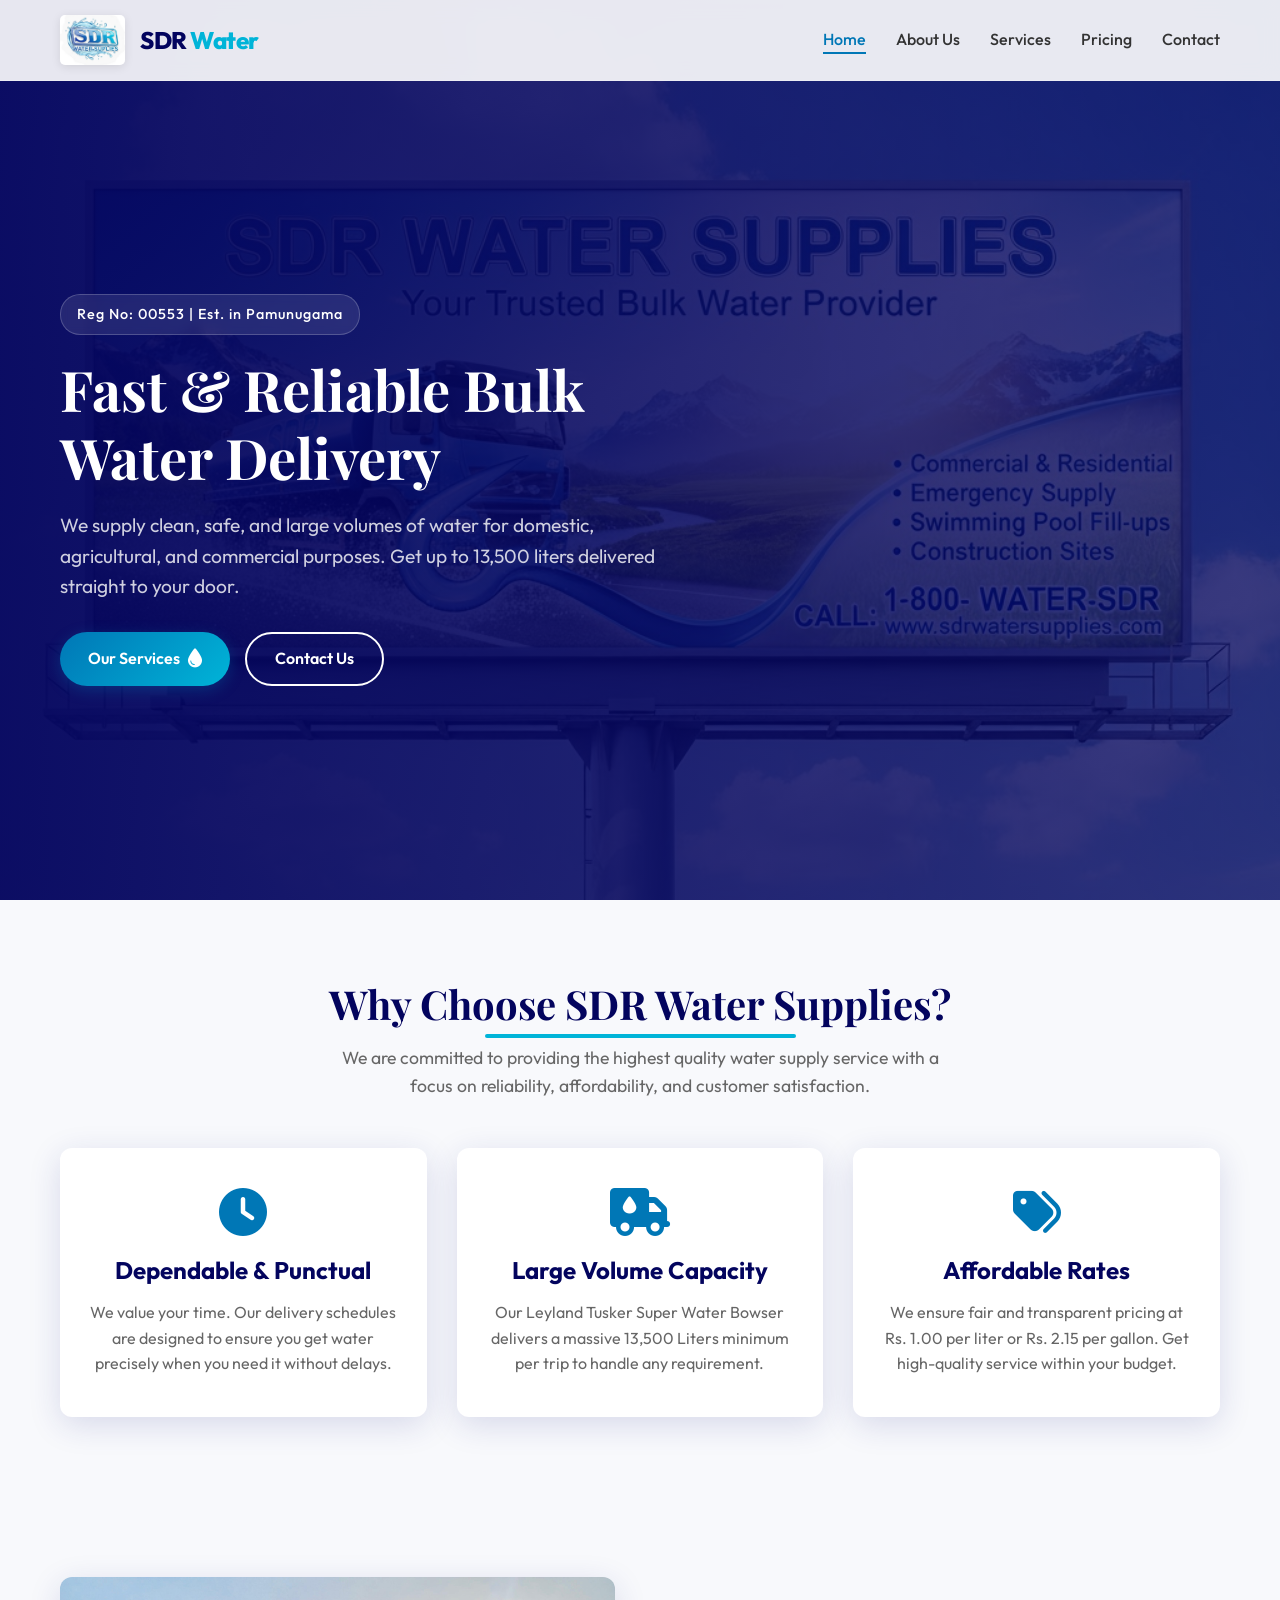
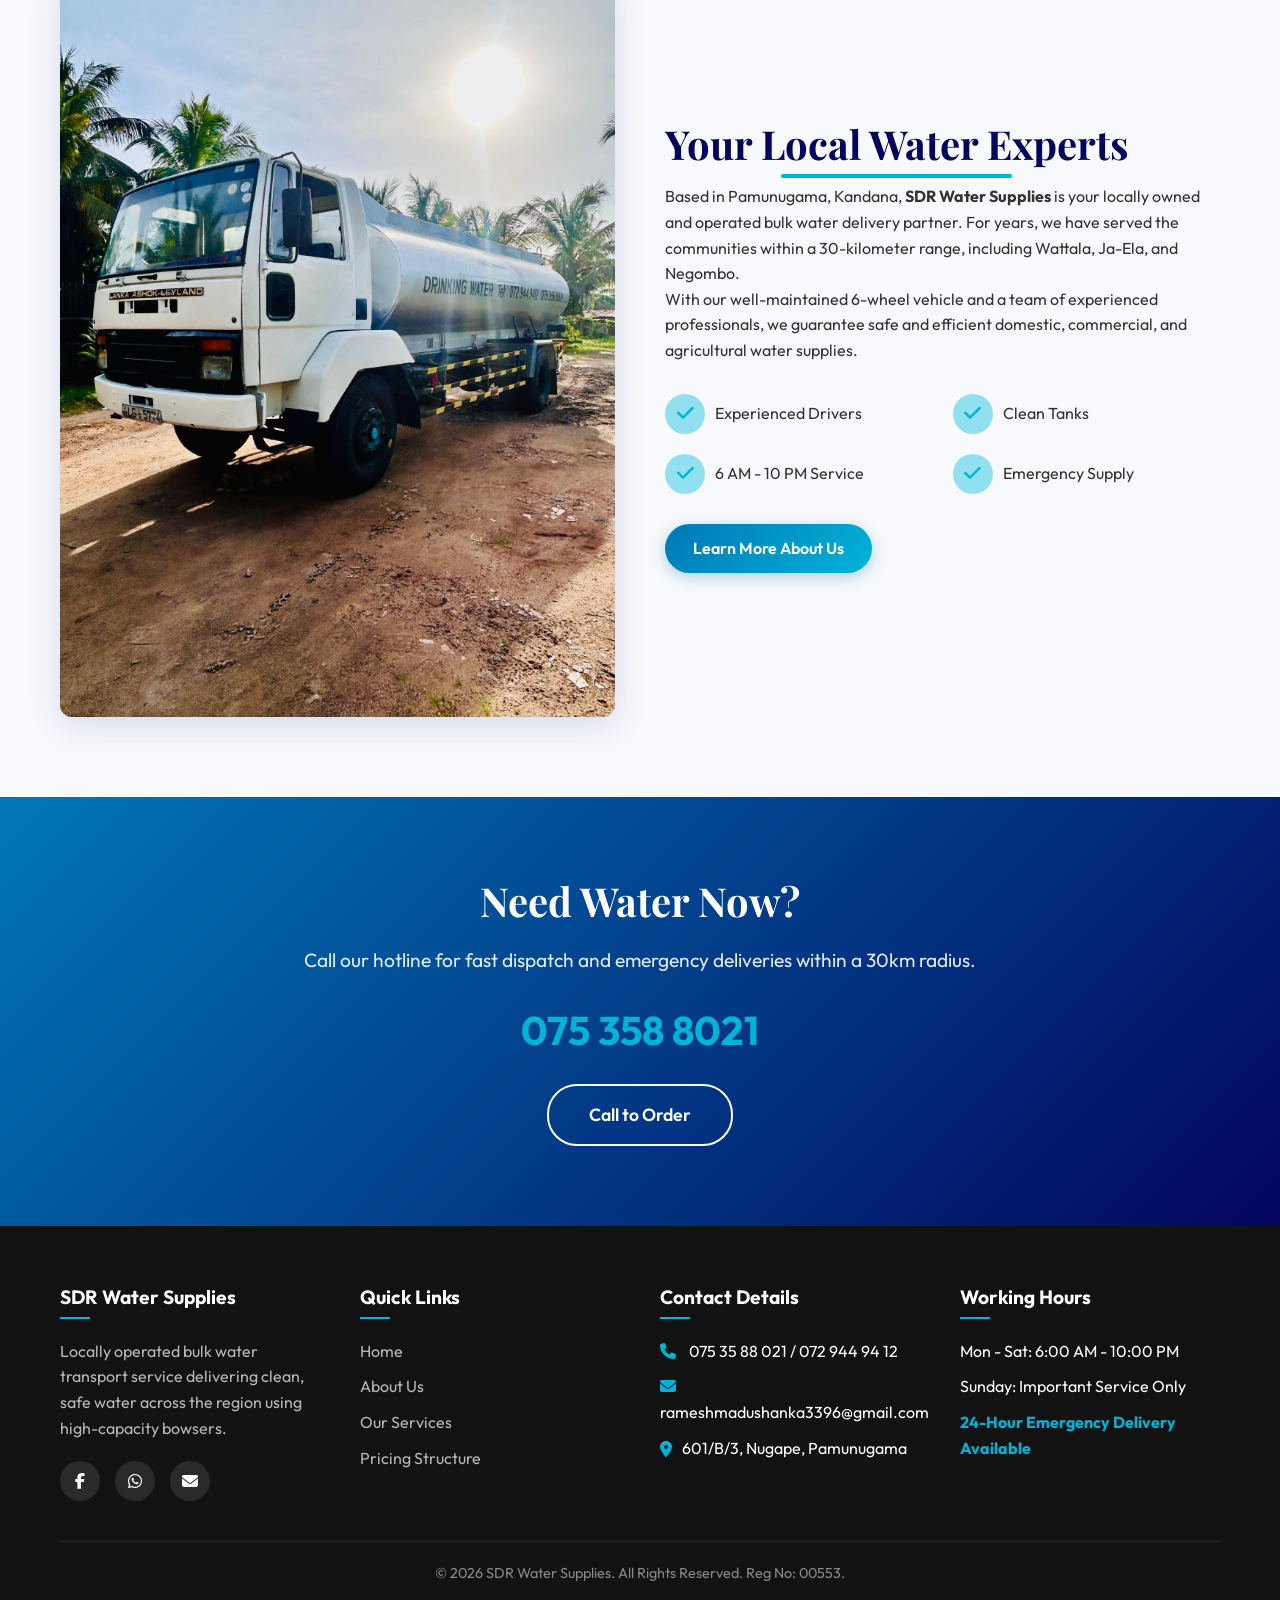
<file: index.html>
<!DOCTYPE html>
<html lang="en">
<head>
    <meta charset="UTF-8">
    <meta name="viewport" content="width=device-width, initial-scale=1.0">
    <title>SDR Water Supplies | Your Trusted Bulk Water Provider</title>
    <meta name="description" content="Dependable and punctual bulk water delivery service in Pamunugama, Wattala, Ja-Ela, and Negombo. We deliver minimum 13,500 liters cleanly and safely.">
    <!-- CSS link -->
    <link rel="stylesheet" href="assets/css/style.css">
    <!-- Font Awesome -->
    <link rel="stylesheet" href="https://cdnjs.cloudflare.com/ajax/libs/font-awesome/6.4.0/css/all.min.css">
</head>
<body>

    <!-- Header / Nav -->
    <header>
        <div class="container nav-container">
            <a href="index.html" class="logo">
                <img src="assets/images/logo sdr.jpeg" alt="SDR Water Supplies Logo">
                <div class="logo-text">SDR <span>Water</span></div>
            </a>
            <nav>
                <ul class="nav-links">
                    <li><a href="index.html" class="active">Home</a></li>
                    <li><a href="about.html">About Us</a></li>
                    <li><a href="services.html">Services</a></li>
                    <li><a href="pricing.html">Pricing</a></li>
                    <li><a href="contact.html">Contact</a></li>
                </ul>
            </nav>
            <a href="tel:0753588021" class="btn btn-outline" style="display: none;">Call Now <i class="fa-solid fa-phone btn-icon"></i></a>
            <div class="mobile-menu-btn">
                <i class="fa-solid fa-bars"></i>
            </div>
        </div>
    </header>

    <!-- Hero Section -->
    <section class="hero">
        <img src="assets/images/banner sam 3.jpg" alt="SDR Water Bowser" class="hero-bg">
        <div class="hero-overlay"></div>
        <div class="container">
            <div class="hero-content">
                <span class="badge">Reg No: 00553 | Est. in Pamunugama</span>
                <h1 class="title-font">Fast & Reliable Bulk Water Delivery</h1>
                <p>We supply clean, safe, and large volumes of water for domestic, agricultural, and commercial purposes. Get up to 13,500 liters delivered straight to your door.</p>
                <div class="hero-btns">
                    <a href="services.html" class="btn btn-primary">Our Services <i class="fa-solid fa-droplet btn-icon"></i></a>
                    <a href="contact.html" class="btn btn-outline" style="color: white; border-color: white;">Contact Us</a>
                </div>
            </div>
        </div>
    </section>

    <!-- Why Choose Us / Features -->
    <section class="section bg-light">
        <div class="container">
            <div class="text-center">
                <h2 class="section-title title-font">Why Choose SDR Water Supplies?</h2>
                <p class="section-subtitle">We are committed to providing the highest quality water supply service with a focus on reliability, affordability, and customer satisfaction.</p>
            </div>
            
            <div class="services-grid">
                <!-- Feature 1 -->
                <div class="service-card text-center">
                    <i class="fa-solid fa-clock service-icon"></i>
                    <h3>Dependable & Punctual</h3>
                    <p>We value your time. Our delivery schedules are designed to ensure you get water precisely when you need it without delays.</p>
                </div>
                <!-- Feature 2 -->
                <div class="service-card text-center">
                    <i class="fa-solid fa-truck-droplet service-icon"></i>
                    <h3>Large Volume Capacity</h3>
                    <p>Our Leyland Tusker Super Water Bowser delivers a massive 13,500 Liters minimum per trip to handle any requirement.</p>
                </div>
                <!-- Feature 3 -->
                <div class="service-card text-center">
                    <i class="fa-solid fa-tags service-icon"></i>
                    <h3>Affordable Rates</h3>
                    <p>We ensure fair and transparent pricing at Rs. 1.00 per liter or Rs. 2.15 per gallon. Get high-quality service within your budget.</p>
                </div>
            </div>
        </div>
    </section>

    <!-- Quick About Snippet -->
    <section class="section">
        <div class="container about-wrapper">
            <div class="about-img">
                <img src="assets/images/IMG-20250702-WA0006.jpg" alt="SDR Water Delivery Trucks">
            </div>
            <div class="about-content">
                <h2 class="section-title title-font">Your Local Water Experts</h2>
                <p>Based in Pamunugama, Kandana, <strong>SDR Water Supplies</strong> is your locally owned and operated bulk water delivery partner. For years, we have served the communities within a 30-kilometer range, including Wattala, Ja-Ela, and Negombo.</p>
                <p>With our well-maintained 6-wheel vehicle and a team of experienced professionals, we guarantee safe and efficient domestic, commercial, and agricultural water supplies.</p>
                
                <div class="about-features">
                    <div class="feature-item">
                        <i class="fa-solid fa-check"></i>
                        <span>Experienced Drivers</span>
                    </div>
                    <div class="feature-item">
                        <i class="fa-solid fa-check"></i>
                        <span>Clean Tanks</span>
                    </div>
                    <div class="feature-item">
                        <i class="fa-solid fa-check"></i>
                        <span>6 AM - 10 PM Service</span>
                    </div>
                    <div class="feature-item">
                        <i class="fa-solid fa-check"></i>
                        <span>Emergency Supply</span>
                    </div>
                </div>
                
                <div style="margin-top: 30px;">
                    <a href="about.html" class="btn btn-primary">Learn More About Us</a>
                </div>
            </div>
        </div>
    </section>

    <!-- Call to action -->
    <section class="section" style="background: linear-gradient(135deg, var(--primary), var(--secondary)); color: white; text-align: center;">
        <div class="container">
            <h2 class="title-font" style="color: white; font-size: 2.5rem; margin-bottom: 20px;">Need Water Now?</h2>
            <p style="font-size: 1.2rem; margin-bottom: 30px; opacity: 0.9;">Call our hotline for fast dispatch and emergency deliveries within a 30km radius.</p>
            <h3 style="color: var(--accent); font-size: 2.5rem; margin-bottom: 30px;">075 358 8021</h3>
            <a href="tel:0753588021" class="btn btn-outline" style="color: white; border-color: white; font-size: 1.1rem; padding: 15px 40px;">Call to Order</a>
        </div>
    </section>

    <!-- Footer -->
    <footer>
        <div class="container">
            <div class="footer-top">
                <div class="footer-col">
                    <h4>SDR Water Supplies</h4>
                    <p>Locally operated bulk water transport service delivering clean, safe water across the region using high-capacity bowsers.</p>
                    <div class="social-links">
                        <a href="#"><i class="fa-brands fa-facebook-f"></i></a>
                        <a href="#"><i class="fa-brands fa-whatsapp"></i></a>
                        <a href="#"><i class="fa-solid fa-envelope"></i></a>
                    </div>
                </div>
                <div class="footer-col">
                    <h4>Quick Links</h4>
                    <ul class="footer-links">
                        <li><a href="index.html">Home</a></li>
                        <li><a href="about.html">About Us</a></li>
                        <li><a href="services.html">Our Services</a></li>
                        <li><a href="pricing.html">Pricing Structure</a></li>
                    </ul>
                </div>
                <div class="footer-col">
                    <h4>Contact Details</h4>
                    <ul class="footer-links">
                        <li><i class="fa-solid fa-phone" style="color: var(--accent); margin-right: 10px;"></i> 075 35 88 021 / 072 944 94 12</li>
                        <li><i class="fa-solid fa-envelope" style="color: var(--accent); margin-right: 10px;"></i> rameshmadushanka3396@gmail.com</li>
                        <li style="display:flex; align-items:flex-start;"><i class="fa-solid fa-location-dot" style="color: var(--accent); margin-right: 10px; margin-top: 5px;"></i> 601/B/3, Nugape, Pamunugama</li>
                    </ul>
                </div>
                <div class="footer-col">
                    <h4>Working Hours</h4>
                    <ul class="footer-links">
                        <li>Mon - Sat: 6:00 AM - 10:00 PM</li>
                        <li>Sunday: Important Service Only</li>
                        <li><strong style="color: var(--accent);">24-Hour Emergency Delivery Available</strong></li>
                    </ul>
                </div>
            </div>
            <div class="footer-bottom">
                <p>&copy; 2026 SDR Water Supplies. All Rights Reserved. Reg No: 00553.</p>
            </div>
        </div>
    </footer>

    <!-- JS script -->
    <script src="assets/js/script.js"></script>
</body>
</html>
</file>
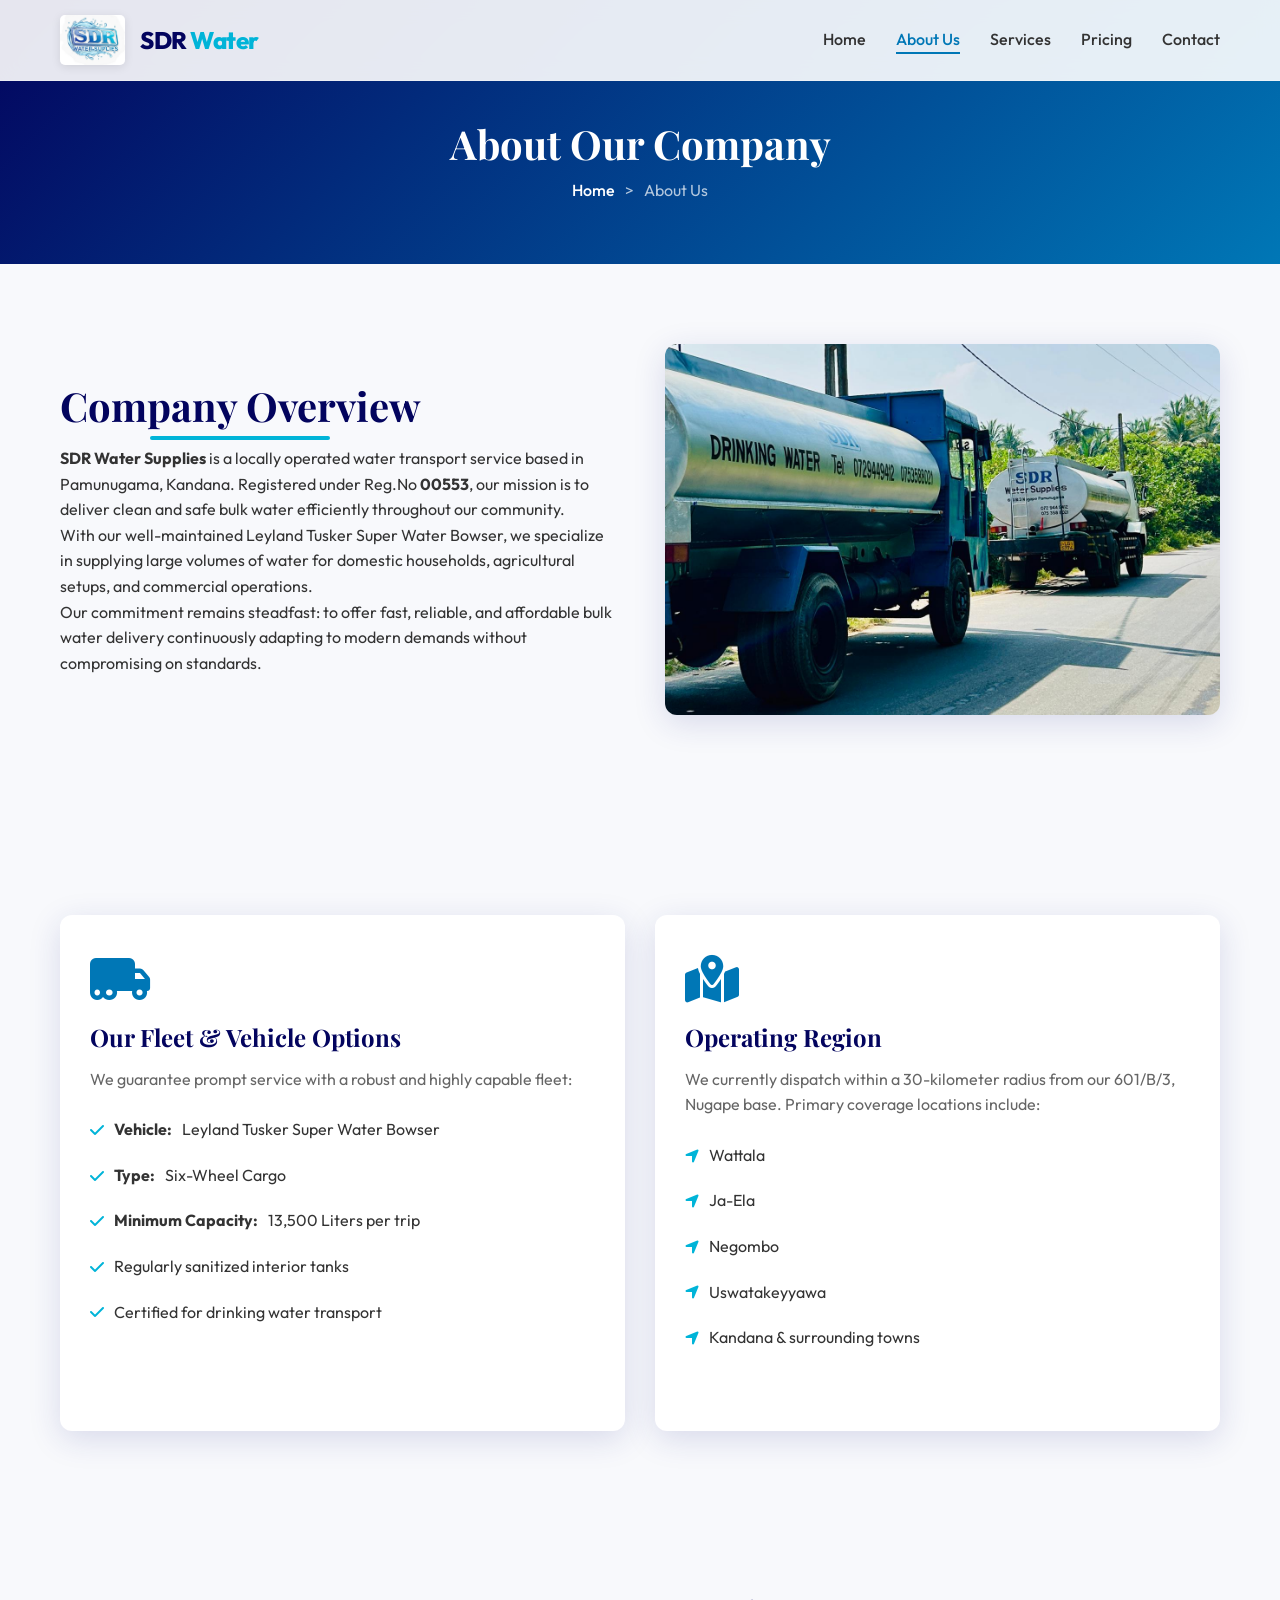
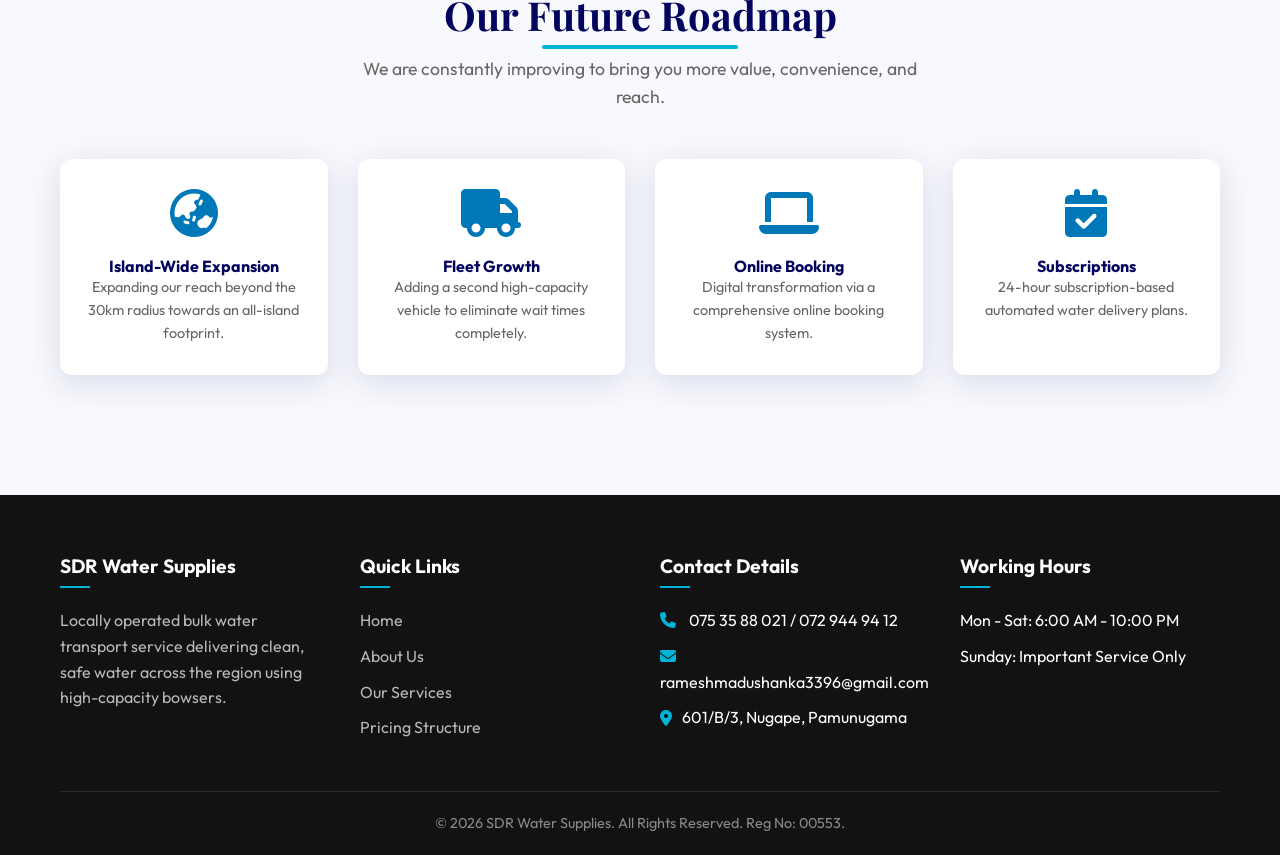
<file: about.html>
<!DOCTYPE html>
<html lang="en">

<head>
    <meta charset="UTF-8">
    <meta name="viewport" content="width=device-width, initial-scale=1.0">
    <title>About Us | SDR Water Supplies</title>
    <meta name="description"
        content="Learn about SDR Water Supplies, a locally operated bulk water transport service in Pamunugama, Sri Lanka. Our well-maintained vehicle delivers safe water safely.">
    <!-- CSS link -->
    <link rel="stylesheet" href="assets/css/style.css">
    <!-- Font Awesome -->
    <link rel="stylesheet" href="https://cdnjs.cloudflare.com/ajax/libs/font-awesome/6.4.0/css/all.min.css">
</head>

<body>

    <!-- Header / Nav -->
    <header>
        <div class="container nav-container">
            <a href="index.html" class="logo">
                <img src="assets/images/logo sdr.jpeg" alt="SDR Water Supplies Logo">
                <div class="logo-text">SDR <span>Water</span></div>
            </a>
            <nav>
                <ul class="nav-links">
                    <li><a href="index.html">Home</a></li>
                    <li><a href="about.html" class="active">About Us</a></li>
                    <li><a href="services.html">Services</a></li>
                    <li><a href="pricing.html">Pricing</a></li>
                    <li><a href="contact.html">Contact</a></li>
                </ul>
            </nav>
            <div class="mobile-menu-btn">
                <i class="fa-solid fa-bars"></i>
            </div>
        </div>
    </header>

    <!-- Page Header -->
    <div class="page-header">
        <div class="container">
            <h1 class="title-font">About Our Company</h1>
            <div class="breadcrumb">
                <a href="index.html">Home</a> &gt; <span>About Us</span>
            </div>
        </div>
    </div>

    <!-- Company Overview -->
    <section class="section bg-light">
        <div class="container about-wrapper">
            <div class="about-content">
                <h2 class="section-title title-font">Company Overview</h2>
                <p><strong>SDR Water Supplies</strong> is a locally operated water transport service based in
                    Pamunugama, Kandana. Registered under Reg.No <strong>00553</strong>, our mission is to deliver clean
                    and safe bulk water efficiently throughout our community.</p>
                <p>With our well-maintained Leyland Tusker Super Water Bowser, we specialize in supplying large volumes
                    of water for domestic households, agricultural setups, and commercial operations.</p>
                <p>Our commitment remains steadfast: to offer fast, reliable, and affordable bulk water delivery
                    continuously adapting to modern demands without compromising on standards.</p>
            </div>
            <div class="about-img">
                <img src="assets/images/IMG-20250702-WA0004.jpg" alt="SDR Company Overview">
            </div>
        </div>
    </section>

    <!-- Fleet & Operating Region -->
    <section class="section">
        <div class="container">
            <div class="services-grid" style="grid-template-columns: 1fr 1fr;">

                <!-- Vehicle Details -->
                <div class="service-card" style="text-align: left;">
                    <i class="fa-solid fa-truck-moving service-icon"></i>
                    <h3 class="title-font">Our Fleet & Vehicle Options</h3>
                    <p style="margin-bottom: 15px;">We guarantee prompt service with a robust and highly capable fleet:
                    </p>
                    <ul class="pricing-features">
                        <li><i class="fa-solid fa-check"></i> <strong>Vehicle:</strong> Leyland Tusker Super Water
                            Bowser</li>
                        <li><i class="fa-solid fa-check"></i> <strong>Type:</strong> Six-Wheel Cargo</li>
                        <li><i class="fa-solid fa-check"></i> <strong>Minimum Capacity:</strong> 13,500 Liters per trip
                        </li>
                        <li><i class="fa-solid fa-check"></i> Regularly sanitized interior tanks</li>
                        <li><i class="fa-solid fa-check"></i> Certified for drinking water transport</li>
                    </ul>
                </div>

                <!-- Operating Region -->
                <div class="service-card" style="text-align: left;">
                    <i class="fa-solid fa-map-location-dot service-icon"></i>
                    <h3 class="title-font">Operating Region</h3>
                    <p style="margin-bottom: 15px;">We currently dispatch within a 30-kilometer radius from our 601/B/3,
                        Nugape base. Primary coverage locations include:</p>
                    <ul class="pricing-features">
                        <li><i class="fa-solid fa-location-arrow"></i> Wattala</li>
                        <li><i class="fa-solid fa-location-arrow"></i> Ja-Ela</li>
                        <li><i class="fa-solid fa-location-arrow"></i> Negombo</li>
                        <li><i class="fa-solid fa-location-arrow"></i> Uswatakeyyawa</li>
                        <li><i class="fa-solid fa-location-arrow"></i> Kandana & surrounding towns</li>
                    </ul>
                </div>

            </div>
        </div>
    </section>

    <!-- Future Plans -->
    <section class="section bg-light" style="padding-bottom: 120px;">
        <div class="container text-center">
            <h2 class="section-title title-font">Our Future Roadmap</h2>
            <p class="section-subtitle">We are constantly improving to bring you more value, convenience, and reach.</p>

            <div class="services-grid" style="grid-template-columns: repeat(4, 1fr);">
                <div class="service-card" style="padding: 30px 20px;">
                    <i class="fa-solid fa-earth-asia service-icon"></i>
                    <h4>Island-Wide Expansion</h4>
                    <p style="font-size: 0.9rem;">Expanding our reach beyond the 30km radius towards an all-island
                        footprint.</p>
                </div>
                <div class="service-card" style="padding: 30px 20px;">
                    <i class="fa-solid fa-truck service-icon"></i>
                    <h4>Fleet Growth</h4>
                    <p style="font-size: 0.9rem;">Adding a second high-capacity vehicle to eliminate wait times
                        completely.</p>
                </div>
                <div class="service-card" style="padding: 30px 20px;">
                    <i class="fa-solid fa-laptop service-icon"></i>
                    <h4>Online Booking</h4>
                    <p style="font-size: 0.9rem;">Digital transformation via a comprehensive online booking system.</p>
                </div>
                <div class="service-card" style="padding: 30px 20px;">
                    <i class="fa-solid fa-calendar-check service-icon"></i>
                    <h4>Subscriptions</h4>
                    <p style="font-size: 0.9rem;">24-hour subscription-based automated water delivery plans.</p>
                </div>
            </div>
        </div>
    </section>

    <!-- Footer -->
    <footer>
        <div class="container">
            <div class="footer-top">
                <div class="footer-col">
                    <h4>SDR Water Supplies</h4>
                    <p>Locally operated bulk water transport service delivering clean, safe water across the region
                        using high-capacity bowsers.</p>
                </div>
                <div class="footer-col">
                    <h4>Quick Links</h4>
                    <ul class="footer-links">
                        <li><a href="index.html">Home</a></li>
                        <li><a href="about.html">About Us</a></li>
                        <li><a href="services.html">Our Services</a></li>
                        <li><a href="pricing.html">Pricing Structure</a></li>
                    </ul>
                </div>
                <div class="footer-col">
                    <h4>Contact Details</h4>
                    <ul class="footer-links">
                        <li><i class="fa-solid fa-phone" style="color: var(--accent); margin-right: 10px;"></i> 075 35
                            88 021 / 072 944 94 12</li>
                        <li><i class="fa-solid fa-envelope" style="color: var(--accent); margin-right: 10px;"></i>
                            rameshmadushanka3396@gmail.com</li>
                        <li style="display:flex; align-items:flex-start;"><i class="fa-solid fa-location-dot"
                                style="color: var(--accent); margin-right: 10px; margin-top: 5px;"></i> 601/B/3, Nugape,
                            Pamunugama</li>
                    </ul>
                </div>
                <div class="footer-col">
                    <h4>Working Hours</h4>
                    <ul class="footer-links">
                        <li>Mon - Sat: 6:00 AM - 10:00 PM</li>
                        <li>Sunday: Important Service Only</li>
                    </ul>
                </div>
            </div>
            <div class="footer-bottom">
                <p>&copy; 2026 SDR Water Supplies. All Rights Reserved. Reg No: 00553.</p>
            </div>
        </div>
    </footer>

    <!-- JS script -->
    <script src="assets/js/script.js"></script>
</body>

</html>
</file>
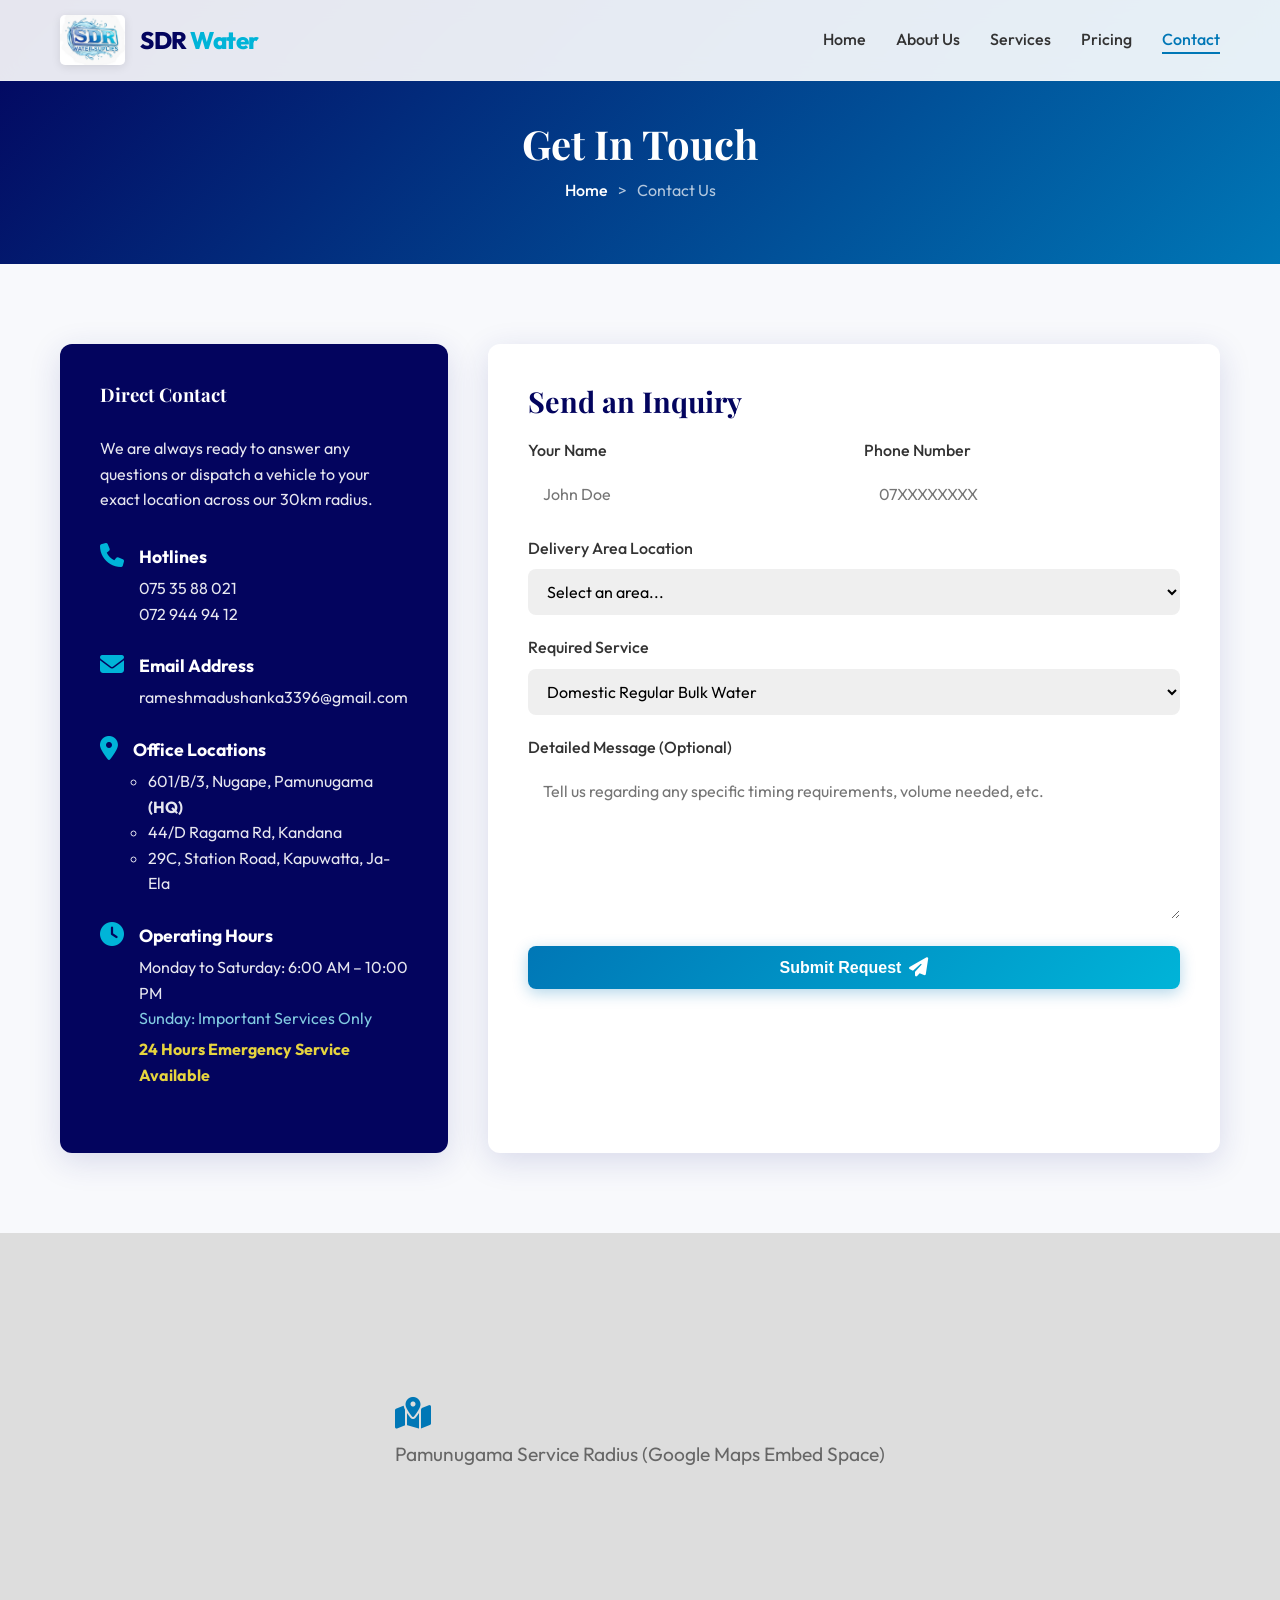
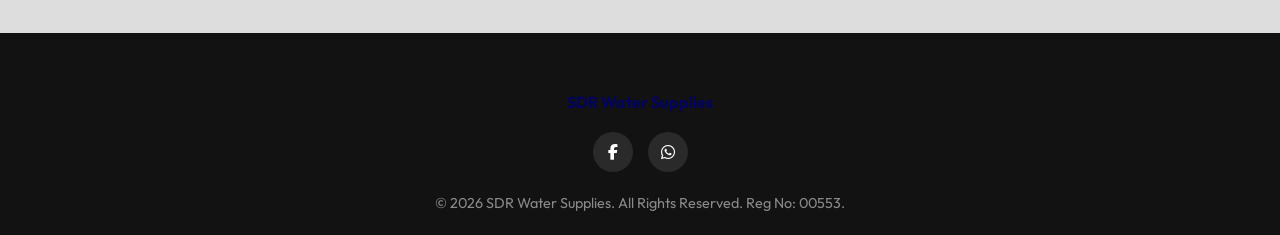
<file: contact.html>
<!DOCTYPE html>
<html lang="en">

<head>
    <meta charset="UTF-8">
    <meta name="viewport" content="width=device-width, initial-scale=1.0">
    <title>Contact Us | SDR Water Supplies</title>
    <meta name="description"
        content="Reach out to SDR Water Supplies in Pamunugama for your bulk water delivery needs. Call us at 0753588021 or email rameshmadushanka3396@gmail.com.">
    <!-- CSS link -->
    <link rel="stylesheet" href="assets/css/style.css">
    <!-- Font Awesome -->
    <link rel="stylesheet" href="https://cdnjs.cloudflare.com/ajax/libs/font-awesome/6.4.0/css/all.min.css">
</head>

<body>

    <!-- Header / Nav -->
    <header>
        <div class="container nav-container">
            <a href="index.html" class="logo">
                <img src="assets/images/logo sdr.jpeg" alt="SDR Water Supplies Logo">
                <div class="logo-text">SDR <span>Water</span></div>
            </a>
            <nav>
                <ul class="nav-links">
                    <li><a href="index.html">Home</a></li>
                    <li><a href="about.html">About Us</a></li>
                    <li><a href="services.html">Services</a></li>
                    <li><a href="pricing.html">Pricing</a></li>
                    <li><a href="contact.html" class="active">Contact</a></li>
                </ul>
            </nav>
            <div class="mobile-menu-btn">
                <i class="fa-solid fa-bars"></i>
            </div>
        </div>
    </header>

    <!-- Page Header -->
    <div class="page-header">
        <div class="container">
            <h1 class="title-font">Get In Touch</h1>
            <div class="breadcrumb">
                <a href="index.html">Home</a> &gt; <span>Contact Us</span>
            </div>
        </div>
    </div>

    <!-- Contact Section -->
    <section class="section bg-light">
        <div class="container contact-wrapper">

            <!-- Contact Info Box -->
            <div class="contact-info">
                <h3 class="title-font">Direct Contact</h3>
                <p style="margin-bottom: 30px; opacity: 0.9;">We are always ready to answer any questions or dispatch a
                    vehicle to your exact location across our 30km radius.</p>

                <div class="info-item">
                    <i class="fa-solid fa-phone"></i>
                    <div>
                        <strong style="display: block; margin-bottom: 5px; font-size: 1.1rem;">Hotlines</strong>
                        <span style="opacity: 0.9;">075 35 88 021</span><br>
                        <span style="opacity: 0.9;">072 944 94 12</span>
                    </div>
                </div>

                <div class="info-item">
                    <i class="fa-solid fa-envelope"></i>
                    <div>
                        <strong style="display: block; margin-bottom: 5px; font-size: 1.1rem;">Email Address</strong>
                        <span style="opacity: 0.9;">rameshmadushanka3396@gmail.com</span>
                    </div>
                </div>

                <div class="info-item">
                    <i class="fa-solid fa-location-dot"></i>
                    <div>
                        <strong style="display: block; margin-bottom: 5px; font-size: 1.1rem;">Office Locations</strong>
                        <ul style="opacity: 0.9; margin-left: 15px; list-style-type: circle;">
                            <li>601/B/3, Nugape, Pamunugama <strong>(HQ)</strong></li>
                            <li>44/D Ragama Rd, Kandana</li>
                            <li>29C, Station Road, Kapuwatta, Ja-Ela</li>
                        </ul>
                    </div>
                </div>

                <div class="info-item">
                    <i class="fa-solid fa-clock"></i>
                    <div>
                        <strong style="display: block; margin-bottom: 5px; font-size: 1.1rem;">Operating Hours</strong>
                        <span style="opacity: 0.9;">Monday to Saturday: 6:00 AM – 10:00 PM</span><br>
                        <span style="opacity: 0.9; color: var(--accent-light);">Sunday: Important Services
                            Only</span><br>
                        <span
                            style="opacity: 0.9; color: #ffeb3b; font-weight: bold; display: block; margin-top: 5px;">24
                            Hours Emergency Service Available</span>
                    </div>
                </div>
            </div>

            <!-- Contact Form -->
            <div class="contact-form">
                <h3 class="title-font" style="margin-bottom: 20px; font-size: 1.8rem;">Send an Inquiry</h3>
                <form action="#" method="POST"
                    onsubmit="event.preventDefault(); alert('Thank you for reaching out! We will contact you soon.');">
                    <div style="display: grid; grid-template-columns: 1fr 1fr; gap: 20px;">
                        <div class="form-group">
                            <label for="name">Your Name</label>
                            <input type="text" id="name" class="form-control" placeholder="John Doe" required>
                        </div>
                        <div class="form-group">
                            <label for="phone">Phone Number</label>
                            <input type="tel" id="phone" class="form-control" placeholder="07XXXXXXXX" required>
                        </div>
                    </div>

                    <div class="form-group">
                        <label for="location">Delivery Area Location</label>
                        <select id="location" class="form-control" required>
                            <option value="">Select an area...</option>
                            <option value="pamunugama">Pamunugama</option>
                            <option value="wattala">Wattala</option>
                            <option value="ja-ela">Ja-Ela</option>
                            <option value="negombo">Negombo</option>
                            <option value="uswatakeyyawa">Uswatakeyyawa</option>
                            <option value="kandana">Kandana</option>
                            <option value="other">Other (Within 30km)</option>
                        </select>
                    </div>

                    <div class="form-group">
                        <label for="service">Required Service</label>
                        <select id="service" class="form-control" required>
                            <option value="domestic">Domestic Regular Bulk Water</option>
                            <option value="commercial">Commercial/Industrial Supply</option>
                            <option value="pool">Swimming Pool Fill-up</option>
                            <option value="emergency">Emergency Water Supply</option>
                        </select>
                    </div>

                    <div class="form-group">
                        <label for="message">Detailed Message (Optional)</label>
                        <textarea id="message" class="form-control"
                            placeholder="Tell us regarding any specific timing requirements, volume needed, etc."></textarea>
                    </div>

                    <button type="submit" class="btn btn-primary" style="border-radius: 8px; width: 100%;">Submit
                        Request <i class="fa-solid fa-paper-plane btn-icon"></i></button>
                </form>
            </div>

        </div>
    </section>

    <!-- Map / Action area -->
    <section class="section" style="padding: 0;">
        <div
            style="width: 100%; height: 400px; background: #ddd; display: flex; align-items: center; justify-content: center;">
            <!-- Placeholder for map embed -->
            <p style="color: #666; font-size: 1.2rem;"><i class="fa-solid fa-map-location-dot"
                    style="font-size: 2rem; display: block; margin: 0 auto 10px; color: var(--primary);"></i> Pamunugama
                Service Radius (Google Maps Embed Space)</p>
        </div>
    </section>

    <!-- Footer -->
    <footer>
        <div class="container text-center">
            <h4 style="margin-bottom: 20px;">SDR Water Supplies</h4>
            <!-- Social links -->
            <div class="social-links" style="justify-content: center; margin-bottom: 20px;">
                <a href="#"><i class="fa-brands fa-facebook-f"></i></a>
                <a href="#"><i class="fa-brands fa-whatsapp"></i></a>
            </div>
            <p style="color: rgba(255, 255, 255, 0.5); font-size: 0.9rem;">&copy; 2026 SDR Water Supplies. All Rights
                Reserved. Reg No: 00553.</p>
        </div>
    </footer>

    <!-- JS script -->
    <script src="assets/js/script.js"></script>
</body>

</html>
</file>
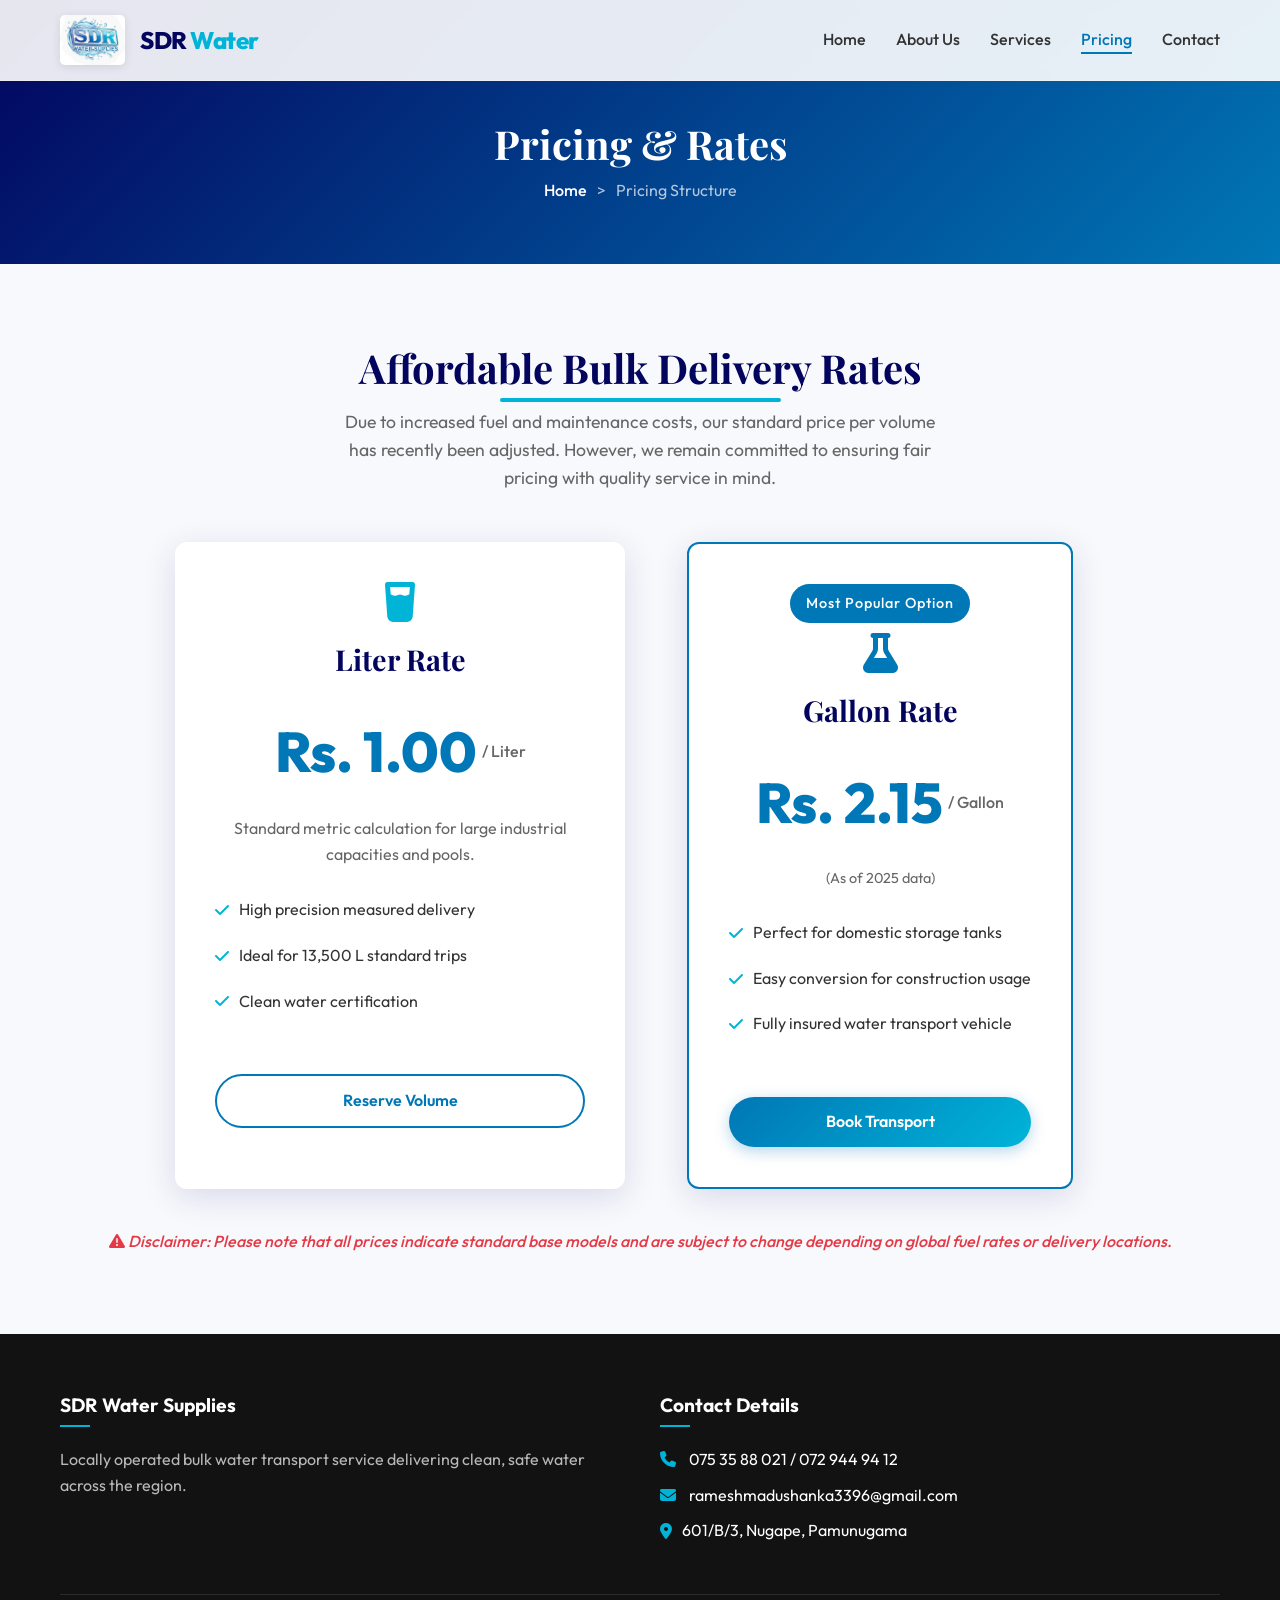
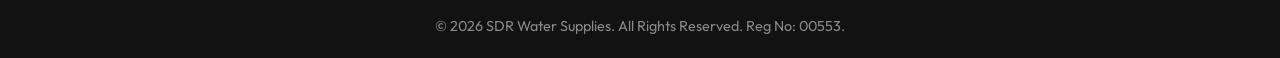
<file: pricing.html>
<!DOCTYPE html>
<html lang="en">

<head>
    <meta charset="UTF-8">
    <meta name="viewport" content="width=device-width, initial-scale=1.0">
    <title>Pricing & Rates | SDR Water Supplies</title>
    <meta name="description"
        content="View the affordable pricing options of SDR Water Supplies. Rates are Rs. 1.00 per Liter or Rs. 2.15 per Gallon (as of 2025).">
    <!-- CSS link -->
    <link rel="stylesheet" href="assets/css/style.css">
    <!-- Font Awesome -->
    <link rel="stylesheet" href="https://cdnjs.cloudflare.com/ajax/libs/font-awesome/6.4.0/css/all.min.css">
</head>

<body>

    <!-- Header / Nav -->
    <header>
        <div class="container nav-container">
            <a href="index.html" class="logo">
                <img src="assets/images/logo sdr.jpeg" alt="SDR Water Supplies Logo">
                <div class="logo-text">SDR <span>Water</span></div>
            </a>
            <nav>
                <ul class="nav-links">
                    <li><a href="index.html">Home</a></li>
                    <li><a href="about.html">About Us</a></li>
                    <li><a href="services.html">Services</a></li>
                    <li><a href="pricing.html" class="active">Pricing</a></li>
                    <li><a href="contact.html">Contact</a></li>
                </ul>
            </nav>
            <div class="mobile-menu-btn">
                <i class="fa-solid fa-bars"></i>
            </div>
        </div>
    </header>

    <!-- Page Header -->
    <div class="page-header">
        <div class="container">
            <h1 class="title-font">Pricing & Rates</h1>
            <div class="breadcrumb">
                <a href="index.html">Home</a> &gt; <span>Pricing Structure</span>
            </div>
        </div>
    </div>

    <!-- Pricing System -->
    <section class="section bg-light">
        <div class="container">
            <div class="text-center" style="margin-bottom: 50px;">
                <h2 class="section-title title-font">Affordable Bulk Delivery Rates</h2>
                <p class="section-subtitle">Due to increased fuel and maintenance costs, our standard price per volume
                    has recently been adjusted. However, we remain committed to ensuring fair pricing with quality
                    service in mind.</p>
            </div>

            <div class="services-grid"
                style="grid-template-columns: repeat(2, minmax(300px, 450px)); justify-content: center;">

                <!-- Liter Pricing -->
                <div class="pricing-card">
                    <div class="pricing-header">
                        <i class="fa-solid fa-glass-water service-icon"
                            style="font-size: 2.5rem; color: var(--accent);"></i>
                        <h3 class="title-font" style="font-size: 1.8rem;">Liter Rate</h3>
                    </div>
                    <div class="price">Rs. 1.00 <span>/ Liter</span></div>
                    <p style="margin: 20px 0; color: var(--text-muted);">Standard metric calculation for large
                        industrial capacities and pools.</p>

                    <ul class="pricing-features">
                        <li><i class="fa-solid fa-check"></i> High precision measured delivery</li>
                        <li><i class="fa-solid fa-check"></i> Ideal for 13,500 L standard trips</li>
                        <li><i class="fa-solid fa-check"></i> Clean water certification</li>
                    </ul>

                    <a href="contact.html" class="btn btn-outline" style="width: 100%; margin-top: 20px;">Reserve
                        Volume</a>
                </div>

                <!-- Gallon Pricing -->
                <div class="pricing-card" style="border: 2px solid var(--primary); transform: scale(1.05);">
                    <div class="pricing-header">
                        <span class="badge"
                            style="background: var(--primary); color: white; border: none; margin-bottom: 10px;">Most
                            Popular Option</span>
                        <br>
                        <i class="fa-solid fa-flask service-icon" style="font-size: 2.5rem; color: var(--primary);"></i>
                        <h3 class="title-font" style="font-size: 1.8rem;">Gallon Rate</h3>
                    </div>
                    <div class="price">Rs. 2.15 <span>/ Gallon</span></div>
                    <p style="margin: 20px 0; color: var(--text-muted); font-size: 0.9rem;">(As of 2025 data)</p>

                    <ul class="pricing-features">
                        <li><i class="fa-solid fa-check"></i> Perfect for domestic storage tanks</li>
                        <li><i class="fa-solid fa-check"></i> Easy conversion for construction usage</li>
                        <li><i class="fa-solid fa-check"></i> Fully insured water transport vehicle</li>
                    </ul>

                    <a href="contact.html" class="btn btn-primary"
                        style="width: 100%; margin-top: 20px; text-align: center; justify-content: center;">Book
                        Transport</a>
                </div>

            </div>

            <div class="text-center" style="margin-top: 40px;">
                <p style="color: #e63946; font-style: italic; font-weight: 500;"><i
                        class="fa-solid fa-triangle-exclamation"></i> Disclaimer: Please note that all prices indicate
                    standard base models and are subject to change depending on global fuel rates or delivery locations.
                </p>
            </div>
        </div>
    </section>

    <!-- Footer -->
    <footer>
        <div class="container">
            <div class="footer-top">
                <div class="footer-col">
                    <h4>SDR Water Supplies</h4>
                    <p>Locally operated bulk water transport service delivering clean, safe water across the region.</p>
                </div>
                <!-- Other footer contents simplified to save space -->
                <div class="footer-col">
                    <h4>Contact Details</h4>
                    <ul class="footer-links">
                        <li><i class="fa-solid fa-phone" style="color: var(--accent); margin-right: 10px;"></i> 075 35
                            88 021 / 072 944 94 12</li>
                        <li><i class="fa-solid fa-envelope" style="color: var(--accent); margin-right: 10px;"></i>
                            rameshmadushanka3396@gmail.com</li>
                        <li style="display:flex; align-items:flex-start;"><i class="fa-solid fa-location-dot"
                                style="color: var(--accent); margin-right: 10px; margin-top: 5px;"></i> 601/B/3, Nugape,
                            Pamunugama</li>
                    </ul>
                </div>
            </div>
            <div class="footer-bottom">
                <p>&copy; 2026 SDR Water Supplies. All Rights Reserved. Reg No: 00553.</p>
            </div>
        </div>
    </footer>

    <!-- JS script -->
    <script src="assets/js/script.js"></script>
</body>

</html>
</file>
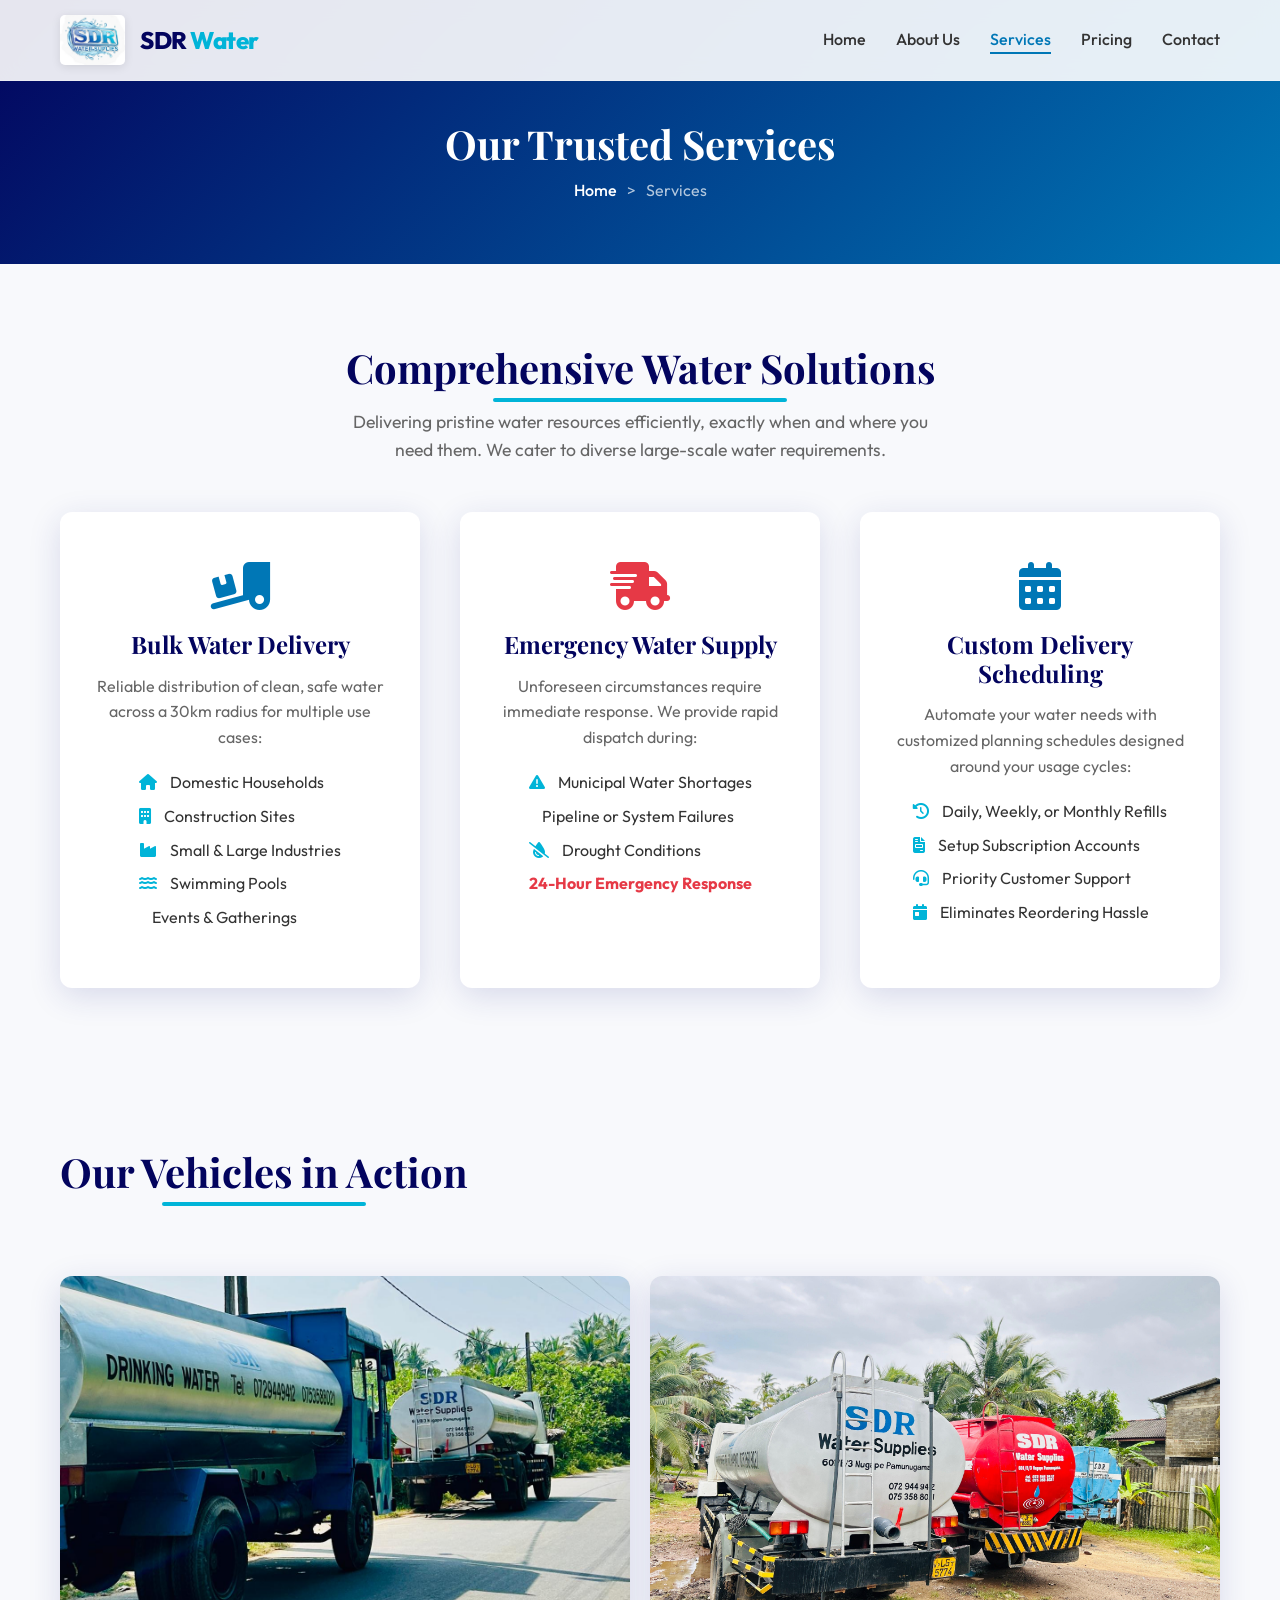
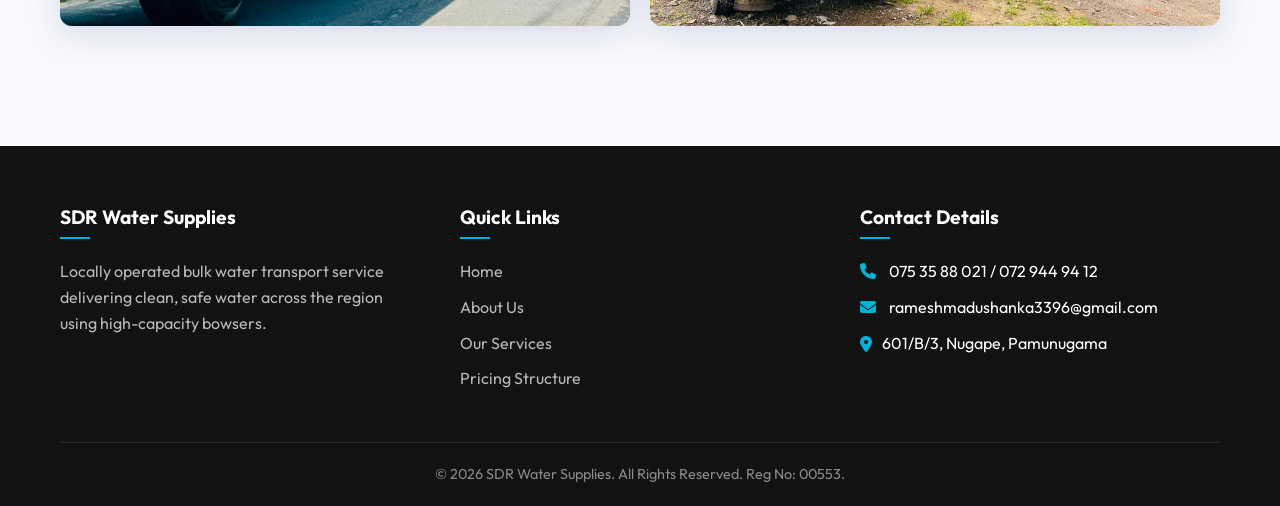
<file: services.html>
<!DOCTYPE html>
<html lang="en">

<head>
    <meta charset="UTF-8">
    <meta name="viewport" content="width=device-width, initial-scale=1.0">
    <title>Our Services | SDR Water Supplies</title>
    <meta name="description"
        content="Discover bulk water delivery services, emergency water supply, and custom delivery scheduling by SDR Water Supplies for domestic and commercial uses.">
    <!-- CSS link -->
    <link rel="stylesheet" href="assets/css/style.css">
    <!-- Font Awesome -->
    <link rel="stylesheet" href="https://cdnjs.cloudflare.com/ajax/libs/font-awesome/6.4.0/css/all.min.css">
</head>

<body>

    <!-- Header / Nav -->
    <header>
        <div class="container nav-container">
            <a href="index.html" class="logo">
                <img src="assets/images/logo sdr.jpeg" alt="SDR Water Supplies Logo">
                <div class="logo-text">SDR <span>Water</span></div>
            </a>
            <nav>
                <ul class="nav-links">
                    <li><a href="index.html">Home</a></li>
                    <li><a href="about.html">About Us</a></li>
                    <li><a href="services.html" class="active">Services</a></li>
                    <li><a href="pricing.html">Pricing</a></li>
                    <li><a href="contact.html">Contact</a></li>
                </ul>
            </nav>
            <div class="mobile-menu-btn">
                <i class="fa-solid fa-bars"></i>
            </div>
        </div>
    </header>

    <!-- Page Header -->
    <div class="page-header">
        <div class="container">
            <h1 class="title-font">Our Trusted Services</h1>
            <div class="breadcrumb">
                <a href="index.html">Home</a> &gt; <span>Services</span>
            </div>
        </div>
    </div>

    <!-- Main Services -->
    <section class="section bg-light">
        <div class="container">
            <div class="text-center">
                <h2 class="section-title title-font">Comprehensive Water Solutions</h2>
                <p class="section-subtitle">Delivering pristine water resources efficiently, exactly when and where you
                    need them. We cater to diverse large-scale water requirements.</p>
            </div>

            <div class="services-grid" style="grid-template-columns: repeat(3, 1fr); gap: 40px;">

                <!-- Service 1 -->
                <div class="service-card text-center" style="padding: 50px 30px;">
                    <i class="fa-solid fa-truck-ramp-box service-icon"></i>
                    <h3 class="title-font">Bulk Water Delivery</h3>
                    <p style="margin-bottom: 20px;">Reliable distribution of clean, safe water across a 30km radius for
                        multiple use cases:</p>
                    <ul style="text-align: left; margin: 0 auto; display: inline-block;">
                        <li style="margin-bottom: 8px;"><i class="fa-solid fa-house"
                                style="color:var(--accent); margin-right:10px;"></i> Domestic Households</li>
                        <li style="margin-bottom: 8px;"><i class="fa-solid fa-building"
                                style="color:var(--accent); margin-right:10px;"></i> Construction Sites</li>
                        <li style="margin-bottom: 8px;"><i class="fa-solid fa-industry"
                                style="color:var(--accent); margin-right:10px;"></i> Small & Large Industries</li>
                        <li style="margin-bottom: 8px;"><i class="fa-solid fa-water"
                                style="color:var(--accent); margin-right:10px;"></i> Swimming Pools</li>
                        <li style="margin-bottom: 8px;"><i class="fa-solid fa-calendar-star"
                                style="color:var(--accent); margin-right:10px;"></i> Events & Gatherings</li>
                    </ul>
                </div>

                <!-- Service 2 -->
                <div class="service-card text-center" style="padding: 50px 30px;">
                    <i class="fa-solid fa-truck-fast service-icon" style="color: #e63946;"></i>
                    <h3 class="title-font">Emergency Water Supply</h3>
                    <p style="margin-bottom: 20px;">Unforeseen circumstances require immediate response. We provide
                        rapid dispatch during:</p>
                    <ul style="text-align: left; margin: 0 auto; display: inline-block;">
                        <li style="margin-bottom: 8px;"><i class="fa-solid fa-triangle-exclamation"
                                style="color:var(--accent); margin-right:10px;"></i> Municipal Water Shortages</li>
                        <li style="margin-bottom: 8px;"><i class="fa-solid fa-pipe-valve"
                                style="color:var(--accent); margin-right:10px;"></i> Pipeline or System Failures</li>
                        <li style="margin-bottom: 8px;"><i class="fa-solid fa-droplet-slash"
                                style="color:var(--accent); margin-right:10px;"></i> Drought Conditions</li>
                        <li style="margin-bottom: 8px;"><strong style="color: #e63946;">24-Hour Emergency
                                Response</strong></li>
                    </ul>
                </div>

                <!-- Service 3 -->
                <div class="service-card text-center" style="padding: 50px 30px;">
                    <i class="fa-solid fa-calendar-alt service-icon"></i>
                    <h3 class="title-font">Custom Delivery Scheduling</h3>
                    <p style="margin-bottom: 20px;">Automate your water needs with customized planning schedules
                        designed around your usage cycles:</p>
                    <ul style="text-align: left; margin: 0 auto; display: inline-block;">
                        <li style="margin-bottom: 8px;"><i class="fa-solid fa-clock-rotate-left"
                                style="color:var(--accent); margin-right:10px;"></i> Daily, Weekly, or Monthly Refills
                        </li>
                        <li style="margin-bottom: 8px;"><i class="fa-solid fa-file-invoice"
                                style="color:var(--accent); margin-right:10px;"></i> Setup Subscription Accounts</li>
                        <li style="margin-bottom: 8px;"><i class="fa-solid fa-headset"
                                style="color:var(--accent); margin-right:10px;"></i> Priority Customer Support</li>
                        <li style="margin-bottom: 8px;"><i class="fa-solid fa-calendar-day"
                                style="color:var(--accent); margin-right:10px;"></i> Eliminates Reordering Hassle</li>
                    </ul>
                </div>

            </div>
        </div>
    </section>

    <!-- Images Showcase -->
    <section class="section">
        <div class="container">
            <h2 class="section-title title-font text-center" style="margin-bottom: 40px;">Our Vehicles in Action</h2>
            <div class="services-grid" style="grid-template-columns: repeat(2, 1fr); gap: 20px;">
                <img src="assets/images/IMG-20250702-WA0004.jpg" alt="SDR Water Bowser on Site"
                    style="border-radius: var(--radius); box-shadow: var(--shadow); width: 100%; height: 350px; object-fit: cover;">
                <img src="assets/images/IMG-20250702-WA0008.jpg" alt="SDR Water Bowsers Parked"
                    style="border-radius: var(--radius); box-shadow: var(--shadow); width: 100%; height: 350px; object-fit: cover;">
            </div>
        </div>
    </section>

    <!-- Footer -->
    <footer style="margin-top: 40px;">
        <div class="container">
            <div class="footer-top">
                <div class="footer-col">
                    <h4>SDR Water Supplies</h4>
                    <p>Locally operated bulk water transport service delivering clean, safe water across the region
                        using high-capacity bowsers.</p>
                </div>
                <div class="footer-col">
                    <h4>Quick Links</h4>
                    <ul class="footer-links">
                        <li><a href="index.html">Home</a></li>
                        <li><a href="about.html">About Us</a></li>
                        <li><a href="services.html">Our Services</a></li>
                        <li><a href="pricing.html">Pricing Structure</a></li>
                    </ul>
                </div>
                <div class="footer-col">
                    <h4>Contact Details</h4>
                    <ul class="footer-links">
                        <li><i class="fa-solid fa-phone" style="color: var(--accent); margin-right: 10px;"></i> 075 35
                            88 021 / 072 944 94 12</li>
                        <li><i class="fa-solid fa-envelope" style="color: var(--accent); margin-right: 10px;"></i>
                            rameshmadushanka3396@gmail.com</li>
                        <li style="display:flex; align-items:flex-start;"><i class="fa-solid fa-location-dot"
                                style="color: var(--accent); margin-right: 10px; margin-top: 5px;"></i> 601/B/3, Nugape,
                            Pamunugama</li>
                    </ul>
                </div>
            </div>
            <div class="footer-bottom">
                <p>&copy; 2026 SDR Water Supplies. All Rights Reserved. Reg No: 00553.</p>
            </div>
        </div>
    </footer>

    <!-- JS script -->
    <script src="assets/js/script.js"></script>
</body>

</html>
</file>
<file: assets/css/style.css>
@import url('https://fonts.googleapis.com/css2?family=Outfit:wght@300;400;500;600;700;800&family=Playfair+Display:wght@700&display=swap');

:root {
  --primary: #0077b6;
  --secondary: #03045e;
  --accent: #00b4d8;
  --accent-light: #90e0ef;
  --light: #f8f9fc;
  --dark: #121212;
  --text-main: #333333;
  --text-muted: #666666;
  --white: #ffffff;
  --glass-bg: rgba(255, 255, 255, 0.9);
  --glass-border: rgba(255, 255, 255, 0.18);
  --shadow: 0 8px 32px 0 rgba(31, 38, 135, 0.15);
  --radius: 12px;
  --transition: all 0.3s cubic-bezier(0.25, 0.8, 0.25, 1);
}

* {
  margin: 0;
  padding: 0;
  box-sizing: border-box;
}

body {
  font-family: 'Outfit', sans-serif;
  color: var(--text-main);
  background-color: var(--light);
  line-height: 1.6;
  overflow-x: hidden;
}

h1, h2, h3, h4, h5, h6 {
  font-weight: 700;
  color: var(--secondary);
  line-height: 1.2;
}

.title-font {
  font-family: 'Playfair Display', serif;
}

a {
  text-decoration: none;
  color: inherit;
}

ul {
  list-style: none;
}

img {
  max-width: 100%;
  height: auto;
  display: block;
}

/* Utilities */
.container {
  width: 100%;
  max-width: 1200px;
  margin: 0 auto;
  padding: 0 20px;
}

.section {
  padding: 80px 0;
}

.text-center {
  text-align: center;
}

.section-title {
  font-size: 2.5rem;
  margin-bottom: 1rem;
  position: relative;
  display: inline-block;
}

.section-title::after {
  content: '';
  position: absolute;
  width: 50%;
  height: 4px;
  background: var(--accent);
  bottom: -10px;
  left: 25%;
  border-radius: 2px;
}

.section-subtitle {
  color: var(--text-muted);
  max-width: 600px;
  margin: 0 auto 3rem;
  font-size: 1.1rem;
}

/* Buttons */
.btn {
  display: inline-flex;
  align-items: center;
  justify-content: center;
  padding: 12px 28px;
  border-radius: 30px;
  font-weight: 600;
  font-size: 1rem;
  cursor: pointer;
  transition: var(--transition);
  border: none;
  outline: none;
}

.btn-primary {
  background: linear-gradient(135deg, var(--primary), var(--accent));
  color: var(--white);
  box-shadow: 0 4px 15px rgba(0, 119, 182, 0.3);
}

.btn-primary:hover {
  transform: translateY(-3px);
  box-shadow: 0 8px 25px rgba(0, 119, 182, 0.5);
}

.btn-outline {
  background: transparent;
  color: var(--primary);
  border: 2px solid var(--primary);
}

.btn-outline:hover {
  background: var(--primary);
  color: var(--white);
  transform: translateY(-3px);
}

.btn-icon {
  margin-left: 8px;
  font-size: 1.2rem;
}

/* Navigation */
header {
  position: fixed;
  top: 0;
  left: 0;
  width: 100%;
  background: var(--glass-bg);
  backdrop-filter: blur(10px);
  -webkit-backdrop-filter: blur(10px);
  border-bottom: 1px solid var(--glass-border);
  z-index: 1000;
  padding: 15px 0;
  transition: var(--transition);
}

header.scrolled {
  padding: 10px 0;
  box-shadow: var(--shadow);
}

.nav-container {
  display: flex;
  justify-content: space-between;
  align-items: center;
}

.logo {
  display: flex;
  align-items: center;
  gap: 15px;
}

.logo img {
  height: 50px;
  border-radius: 5px;
  box-shadow: 0 2px 10px rgba(0,0,0,0.1);
}

.logo-text {
  font-weight: 800;
  font-size: 1.5rem;
  color: var(--secondary);
  letter-spacing: -0.5px;
}

.logo-text span {
  color: var(--accent);
}

.nav-links {
  display: flex;
  gap: 30px;
}

.nav-links li a {
  font-weight: 500;
  position: relative;
  padding: 5px 0;
  color: var(--text-main);
  transition: var(--transition);
}

.nav-links li a:hover, .nav-links li a.active {
  color: var(--primary);
}

.nav-links li a::after {
  content: '';
  position: absolute;
  width: 0;
  height: 2px;
  bottom: 0;
  left: 0;
  background-color: var(--primary);
  transition: var(--transition);
}

.nav-links li a:hover::after, .nav-links li a.active::after {
  width: 100%;
}

.mobile-menu-btn {
  display: none;
  font-size: 1.5rem;
  cursor: pointer;
  color: var(--secondary);
}

/* Hero Section */
.hero {
  min-height: 100vh;
  display: flex;
  align-items: center;
  position: relative;
  background: var(--secondary);
  color: var(--white);
  overflow: hidden;
  padding-top: 80px;
}

.hero-bg {
  position: absolute;
  top: 0;
  left: 0;
  width: 100%;
  height: 100%;
  object-fit: cover;
  opacity: 0.4;
  z-index: 0;
}

.hero-overlay {
  position: absolute;
  top: 0;
  left: 0;
  width: 100%;
  height: 100%;
  background: linear-gradient(to right, rgba(3, 4, 94, 0.9) 0%, rgba(3, 4, 94, 0.4) 100%);
  z-index: 1;
}

.hero-content {
  position: relative;
  z-index: 2;
  max-width: 600px;
}

.badge {
  display: inline-block;
  background: rgba(255, 255, 255, 0.1);
  backdrop-filter: blur(5px);
  padding: 8px 16px;
  border-radius: 20px;
  border: 1px solid rgba(255, 255, 255, 0.2);
  font-size: 0.9rem;
  font-weight: 500;
  margin-bottom: 20px;
  letter-spacing: 1px;
}

.hero h1 {
  font-size: 3.5rem;
  color: var(--white);
  margin-bottom: 20px;
  animation: slideUp 0.8s ease forwards;
}

.hero p {
  font-size: 1.2rem;
  margin-bottom: 30px;
  color: rgba(255, 255, 255, 0.8);
  animation: slideUp 1s ease forwards;
}

.hero-btns {
  display: flex;
  gap: 15px;
  animation: slideUp 1.2s ease forwards;
}

/* Features/Services Cards */
.services-grid {
  display: grid;
  grid-template-columns: repeat(auto-fit, minmax(300px, 1fr));
  gap: 30px;
  margin-top: 40px;
}

.service-card {
  background: var(--white);
  border-radius: var(--radius);
  padding: 40px 30px;
  box-shadow: var(--shadow);
  transition: var(--transition);
  position: relative;
  overflow: hidden;
  z-index: 1;
  border: 1px solid var(--border-color);
}

.service-card::before {
  content: '';
  position: absolute;
  top: 0;
  left: 0;
  width: 100%;
  height: 0;
  background: linear-gradient(135deg, var(--primary), var(--accent));
  transition: var(--transition);
  z-index: -1;
}

.service-card:hover {
  transform: translateY(-10px);
  border-color: transparent;
}

.service-card:hover::before {
  height: 100%;
}

.service-card:hover h3, .service-card:hover p, .service-card:hover .service-icon {
  color: var(--white);
}

.service-icon {
  font-size: 3rem;
  color: var(--primary);
  margin-bottom: 20px;
  transition: var(--transition);
}

.service-card h3 {
  font-size: 1.5rem;
  margin-bottom: 15px;
  transition: var(--transition);
}

.service-card p {
  color: var(--text-muted);
  transition: var(--transition);
}

/* About Section */
.about-wrapper {
  display: flex;
  align-items: center;
  gap: 50px;
}

.about-img {
  flex: 1;
  position: relative;
}

.about-img img {
  border-radius: var(--radius);
  box-shadow: var(--shadow);
}

.about-content {
  flex: 1;
}

.about-features {
  margin-top: 30px;
  display: grid;
  grid-template-columns: 1fr 1fr;
  gap: 20px;
}

.feature-item {
  display: flex;
  align-items: center;
  gap: 10px;
}

.feature-item i {
  color: var(--accent);
  font-size: 1.2rem;
  background: var(--accent-light);
  width: 40px;
  height: 40px;
  display: flex;
  align-items: center;
  justify-content: center;
  border-radius: 50%;
}

/* Pricing Section */
.pricing-card {
  background: var(--white);
  border-radius: var(--radius);
  padding: 40px;
  text-align: center;
  box-shadow: var(--shadow);
  position: relative;
  overflow: hidden;
  max-width: 500px;
  margin: 0 auto;
  border: 1px solid var(--border-color);
}

.pricing-header {
  margin-bottom: 30px;
}

.price {
  font-size: 3.5rem;
  font-weight: 800;
  color: var(--primary);
  display: flex;
  align-items: center;
  justify-content: center;
}

.price span {
  font-size: 1rem;
  color: var(--text-muted);
  font-weight: 500;
  margin-left: 5px;
}

.pricing-features {
  margin-bottom: 30px;
  text-align: left;
}

.pricing-features li {
  padding: 10px 0;
  border-bottom: 1px solid var(--border-color);
  display: flex;
  align-items: center;
  gap: 10px;
}

.pricing-features li i {
  color: var(--accent);
}

/* Contact Section */
.contact-wrapper {
  display: grid;
  grid-template-columns: 1fr 2fr;
  gap: 40px;
}

.contact-info {
  background: var(--secondary);
  color: var(--white);
  padding: 40px;
  border-radius: var(--radius);
  box-shadow: var(--shadow);
}

.contact-info h3 {
  color: var(--white);
  margin-bottom: 30px;
}

.info-item {
  display: flex;
  align-items: flex-start;
  gap: 15px;
  margin-bottom: 25px;
}

.info-item i {
  font-size: 1.5rem;
  color: var(--accent);
}

.contact-form {
  background: var(--white);
  padding: 40px;
  border-radius: var(--radius);
  box-shadow: var(--shadow);
}

.form-group {
  margin-bottom: 20px;
}

.form-group label {
  display: block;
  margin-bottom: 8px;
  font-weight: 500;
}

.form-control {
  width: 100%;
  padding: 12px 15px;
  border: 1px solid var(--border-color);
  border-radius: 8px;
  font-family: inherit;
  font-size: 1rem;
  transition: var(--transition);
}

.form-control:focus {
  outline: none;
  border-color: var(--primary);
  box-shadow: 0 0 0 3px rgba(0, 119, 182, 0.1);
}

textarea.form-control {
  min-height: 150px;
  resize: vertical;
}

/* Footer */
footer {
  background: var(--dark);
  color: var(--white);
  padding: 60px 0 20px;
}

.footer-top {
  display: grid;
  grid-template-columns: repeat(auto-fit, minmax(250px, 1fr));
  gap: 40px;
  margin-bottom: 40px;
}

.footer-col h4 {
  color: var(--white);
  margin-bottom: 20px;
  font-size: 1.2rem;
  position: relative;
  padding-bottom: 10px;
}

.footer-col h4::after {
  content: '';
  position: absolute;
  left: 0;
  bottom: 0;
  width: 30px;
  height: 2px;
  background: var(--accent);
}

.footer-col p {
  color: rgba(255, 255, 255, 0.7);
  margin-bottom: 15px;
}

.footer-links li {
  margin-bottom: 10px;
}

.footer-links a {
  color: rgba(255, 255, 255, 0.7);
  transition: var(--transition);
}

.footer-links a:hover {
  color: var(--accent);
  padding-left: 5px;
}

.social-links {
  display: flex;
  gap: 15px;
  margin-top: 20px;
}

.social-links a {
  display: flex;
  align-items: center;
  justify-content: center;
  width: 40px;
  height: 40px;
  background: rgba(255, 255, 255, 0.1);
  border-radius: 50%;
  color: var(--white);
  transition: var(--transition);
}

.social-links a:hover {
  background: var(--accent);
  transform: translateY(-3px);
}

.footer-bottom {
  text-align: center;
  padding-top: 20px;
  border-top: 1px solid rgba(255, 255, 255, 0.1);
  color: rgba(255, 255, 255, 0.5);
  font-size: 0.9rem;
}

/* Animations */
@keyframes slideUp {
  from {
    opacity: 0;
    transform: translateY(30px);
  }
  to {
    opacity: 1;
    transform: translateY(0);
  }
}

/* Responsive */
@media (max-width: 991px) {
  .hero h1 {
    font-size: 2.8rem;
  }
  .about-wrapper {
    flex-direction: column;
  }
  .contact-wrapper {
    grid-template-columns: 1fr;
  }
}

@media (max-width: 768px) {
  .nav-links {
    position: fixed;
    top: 80px;
    left: -100%;
    width: 100%;
    height: calc(100vh - 80px);
    background: var(--white);
    flex-direction: column;
    align-items: center;
    padding-top: 50px;
    transition: var(--transition);
    box-shadow: var(--shadow);
  }
  
  .nav-links.active {
    left: 0;
  }
  
  .mobile-menu-btn {
    display: block;
  }
  
  .hero h1 {
    font-size: 2.2rem;
  }
  
  .section {
    padding: 60px 0;
  }
}

/* Page Header for subpages */
.page-header {
  padding: 120px 0 60px;
  background: linear-gradient(135deg, var(--secondary), var(--primary));
  color: var(--white);
  text-align: center;
}

.page-header h1 {
  color: var(--white);
  font-size: 2.5rem;
  margin-bottom: 10px;
}

.breadcrumb {
  display: flex;
  justify-content: center;
  gap: 10px;
  color: rgba(255, 255, 255, 0.7);
}

.breadcrumb a {
  color: var(--white);
  font-weight: 500;
}
</file>
